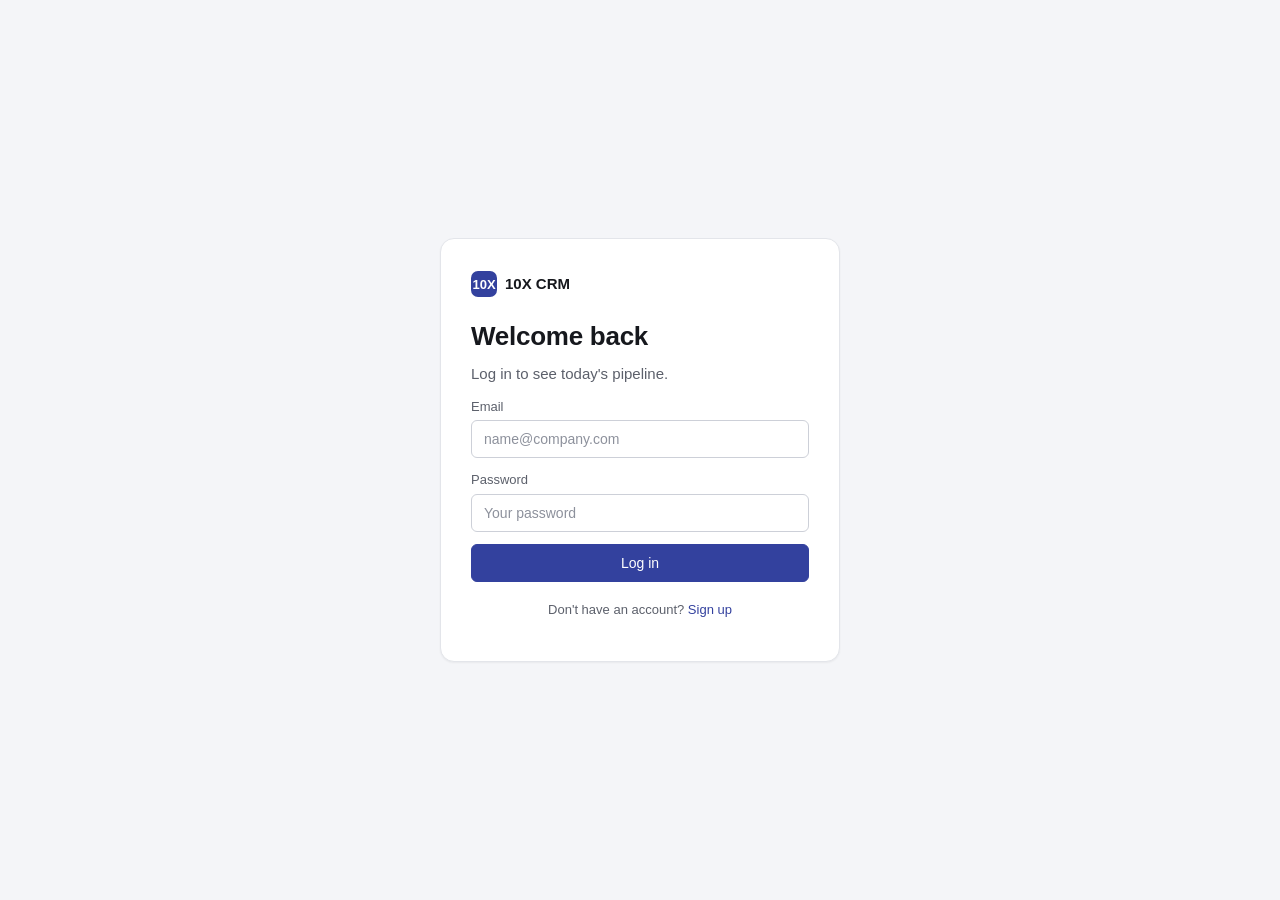
<file: index.html>
<!DOCTYPE html>
<html lang="en">
<head>
  <meta charset="UTF-8" />
  <meta name="viewport" content="width=device-width, initial-scale=1.0" />
  <title>Log in — 10X CRM</title>
  <!-- Runs before CSS/body render, so data-theme is set and an existing
       session is caught before the first frame — otherwise the page
       briefly paints the login form before data.js/guard.js get a
       chance to run and redirect an already-logged-in user away.
       Self-contained on purpose: data.js hasn't loaded yet here, so
       the "crm_theme"/"crm_session" keys are read directly instead of
       using data.js's STORAGE_KEYS/getSession(). -->
  <script>
    document.documentElement.setAttribute("data-theme", localStorage.getItem("crm_theme") || "light");
    if (localStorage.getItem("crm_session")) {
      window.location.href = "dashboard.html";
    }
  </script>
  <link rel="stylesheet" href="css/style.css" />
</head>
<body>
  <div class="auth-page">
    <div class="auth-card">
      <div class="logo-row">
        <div class="logo-mark">10X</div>
        <strong>10X CRM</strong>
      </div>
      <h1>Welcome back</h1>
      <p>Log in to see today's pipeline.</p>

      <form id="login-form" novalidate>
        <div class="field">
          <label for="login-email">Email</label>
          <input type="text" id="login-email" name="email" placeholder="name@company.com" />
          <div class="field-error" data-error-for="email"></div>
        </div>
        <div class="field">
          <label for="login-password">Password</label>
          <input type="password" id="login-password" name="password" placeholder="Your password" />
          <div class="field-error" data-error-for="password"></div>
        </div>
        <button type="submit" class="btn-primary btn-block">Log in</button>
      </form>

      <p class="auth-footer">Don't have an account? <a href="signup.html">Sign up</a></p>
    </div>
  </div>

  <script src="js/data.js"></script>
  <script src="js/guard.js"></script>
  <script src="js/auth.js"></script>
</body>
</html>
</file>
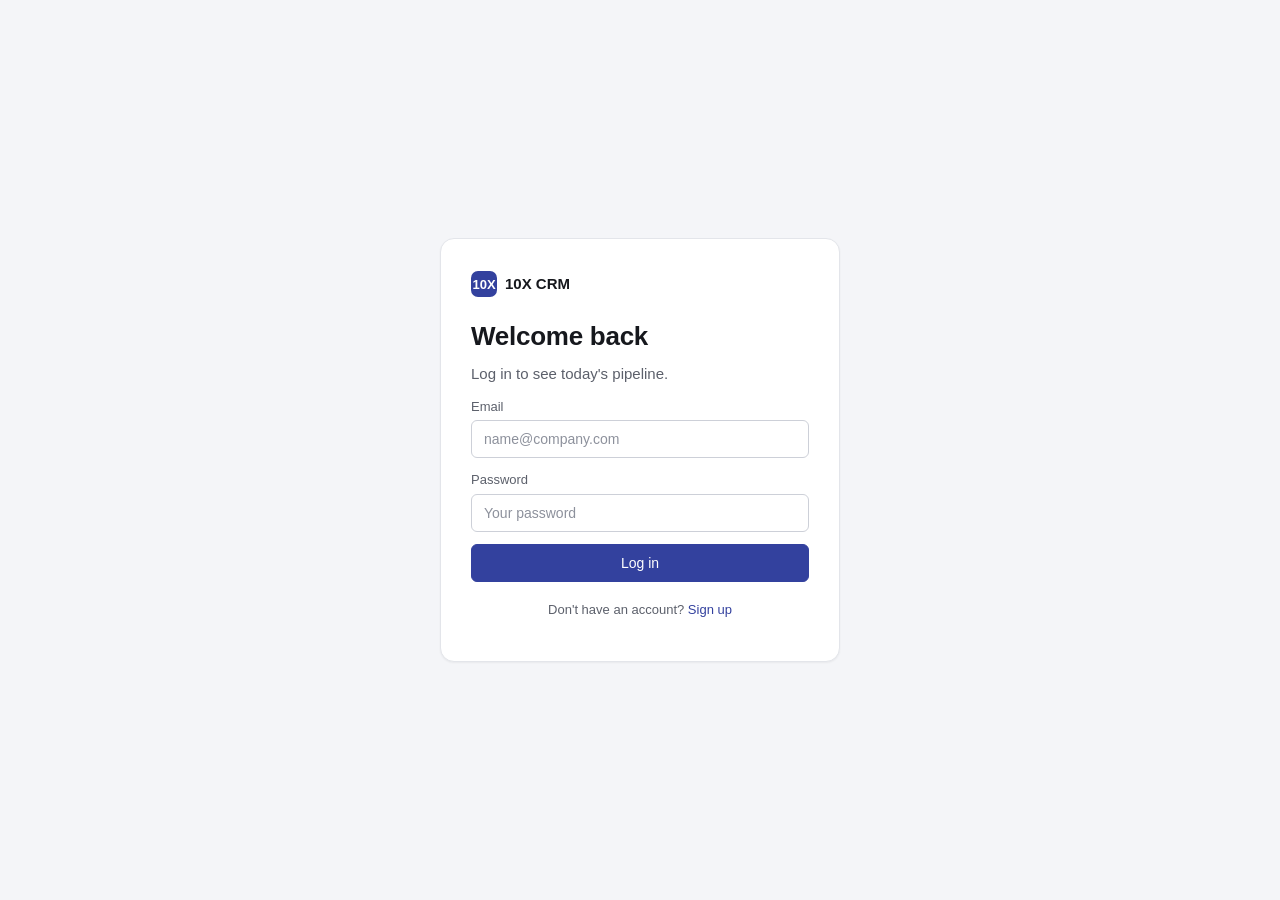
<file: clients.html>
<!DOCTYPE html>
<html lang="en">
<head>
  <meta charset="UTF-8" />
  <meta name="viewport" content="width=device-width, initial-scale=1.0" />
  <title>Clients — 10X CRM</title>
  <!-- Runs before CSS/body render, so data-theme is set and a missing
       session is caught before the first frame — otherwise the page
       briefly paints the default theme, and this protected page's
       content, before data.js/guard.js get a chance to run and redirect.
       Self-contained on purpose: data.js hasn't loaded yet here, so
       the "crm_theme"/"crm_session" keys are read directly instead of
       using data.js's STORAGE_KEYS/getSession(). -->
  <script>
    document.documentElement.setAttribute("data-theme", localStorage.getItem("crm_theme") || "light");
    if (!localStorage.getItem("crm_session")) {
      window.location.href = "index.html";
    }
  </script>
  <link rel="stylesheet" href="css/style.css" />
</head>
<body>
  <div class="app-shell">
    <nav class="sidebar">
      <a href="dashboard.html" class="logo">
        <div class="logo-mark">10X</div>
        10X CRM
      </a>
      <div class="sidebar-menu">
        <a href="dashboard.html" class="nav-link">Dashboard</a>
        <a href="clients.html" class="nav-link">Clients</a>
        <a href="profile.html" class="nav-link">Profile</a>
      </div>

      <div class="sidebar-bottom">
        <div class="nav-link theme-toggle">
          <span class="theme-toggle-label">Dark mode</span>
          <span class="theme-toggle-icon" aria-hidden="true"></span>
          <button id="theme-toggle" class="switch" aria-label="Toggle dark mode"></button>
        </div>
        <button id="logout-btn" class="nav-link logout-btn">
          Logout
        </button>
      </div>
    </nav>

    <main class="main">
      <div class="page-header">
        <h1>Clients</h1>
        <button id="add-client-btn" class="btn-primary">+ Add client</button>
      </div>

      <div class="toolbar">
        <input type="text" id="search-input" placeholder="Search by name or company" />
        <!-- real <button>s, not <span>s: focusable with Tab, Enter/Space work -->
        <div class="chip-group">
          <button type="button" class="chip active" data-status="All">All</button>
          <button type="button" class="chip" data-status="Lead">Lead</button>
          <button type="button" class="chip" data-status="Contacted">Contacted</button>
          <button type="button" class="chip" data-status="Won">Won</button>
          <button type="button" class="chip" data-status="Lost">Lost</button>
        </div>
        <select id="sort-select" class="sort-select">
          <option value="newest">Sort: newest first</option>
          <option value="name">Sort: name A-Z</option>
          <option value="value">Sort: deal value high-low</option>
        </select>
      </div>

      <div id="client-list" class="client-list"></div>
    </main>
  </div>

  <!-- Add client modal -->
  <div id="add-modal" class="modal-overlay hidden">
    <div class="modal">
      <div class="modal-header">
        <h3 id="add-modal-title">Add client</h3>
        <button id="add-modal-close" aria-label="Close">&times;</button>
      </div>
      <form id="add-client-form" novalidate>
        <div class="field">
          <label for="add-name">Name</label>
          <input type="text" id="add-name" name="clientName" placeholder="Jane Cooper" />
          <div class="field-error" data-error-for="clientName"></div>
        </div>
        <div class="field">
          <label for="add-email">Email</label>
          <input type="text" id="add-email" name="email" placeholder="name@company.com" />
          <div class="field-error" data-error-for="email"></div>
        </div>
        <div class="field">
          <label for="add-phone">Phone</label>
          <input type="text" id="add-phone" name="phone" placeholder="+995 555 12 34 56" />
          <div class="field-error" data-error-for="phone"></div>
        </div>
        <div class="field">
          <label for="add-company">Company</label>
          <input type="text" id="add-company" name="company" placeholder="Company name" />
          <div class="field-error" data-error-for="company"></div>
        </div>
        <div class="field">
          <label for="add-avatar-url">Avatar URL (optional)</label>
          <input type="text" id="add-avatar-url" name="avatarUrl" placeholder="https://example.com/photo.jpg" />
          <div class="field-error" data-error-for="avatarUrl"></div>
        </div>
        <div class="modal-row-2">
          <div class="field">
            <label for="add-value">Deal value</label>
            <!-- inputmode: phones open the numeric keyboard right away -->
            <input type="text" inputmode="numeric" id="add-value" name="dealValue" placeholder="5000" />
            <div class="field-error" data-error-for="dealValue"></div>
          </div>
          <div class="field">
            <label for="add-status">Status</label>
            <select id="add-status" name="status">
              <option value="Lead" selected>Lead</option>
              <option value="Contacted">Contacted</option>
              <option value="Won">Won</option>
              <option value="Lost">Lost</option>
            </select>
          </div>
        </div>
        <button type="submit" id="add-submit-btn" class="btn-primary btn-block">Add client</button>
      </form>
    </div>
  </div>

  <!-- Client detail modal -->
  <div id="detail-modal" class="modal-overlay hidden">
    <div class="modal">
      <div class="modal-header">
        <h3>Client details</h3>
        <button id="detail-modal-close" aria-label="Close">&times;</button>
      </div>

      <div class="detail-header">
        <div class="avatar" id="detail-avatar"></div>
        <div>
          <p id="detail-name"></p>
          <p class="detail-meta" id="detail-meta"></p>
        </div>
      </div>

      <div class="row-actions">
        <button id="detail-edit-btn" class="btn-sm">Edit</button>
        <button id="detail-delete-btn" class="btn-danger btn-sm">Delete</button>
      </div>

      <table class="kv-table">
        <tr><td class="text-muted">Email</td><td id="detail-email"></td></tr>
        <tr><td class="text-muted">Phone</td><td id="detail-phone"></td></tr>
        <tr><td class="text-muted">Company</td><td id="detail-company"></td></tr>
      </table>

      <h3>Notes</h3>
      <div id="notes-list" class="notes-list"></div>
      <div class="add-note-row">
        <input type="text" id="note-input" placeholder="Write a note…" />
        <button id="add-note-btn">Add note</button>
      </div>

      <button id="remind-btn" class="btn-block">Remind me in 1 min</button>
    </div>
  </div>

  <script src="js/data.js"></script>
  <script src="js/guard.js"></script>
  <script src="js/clients.js"></script>
</body>
</html>
</file>
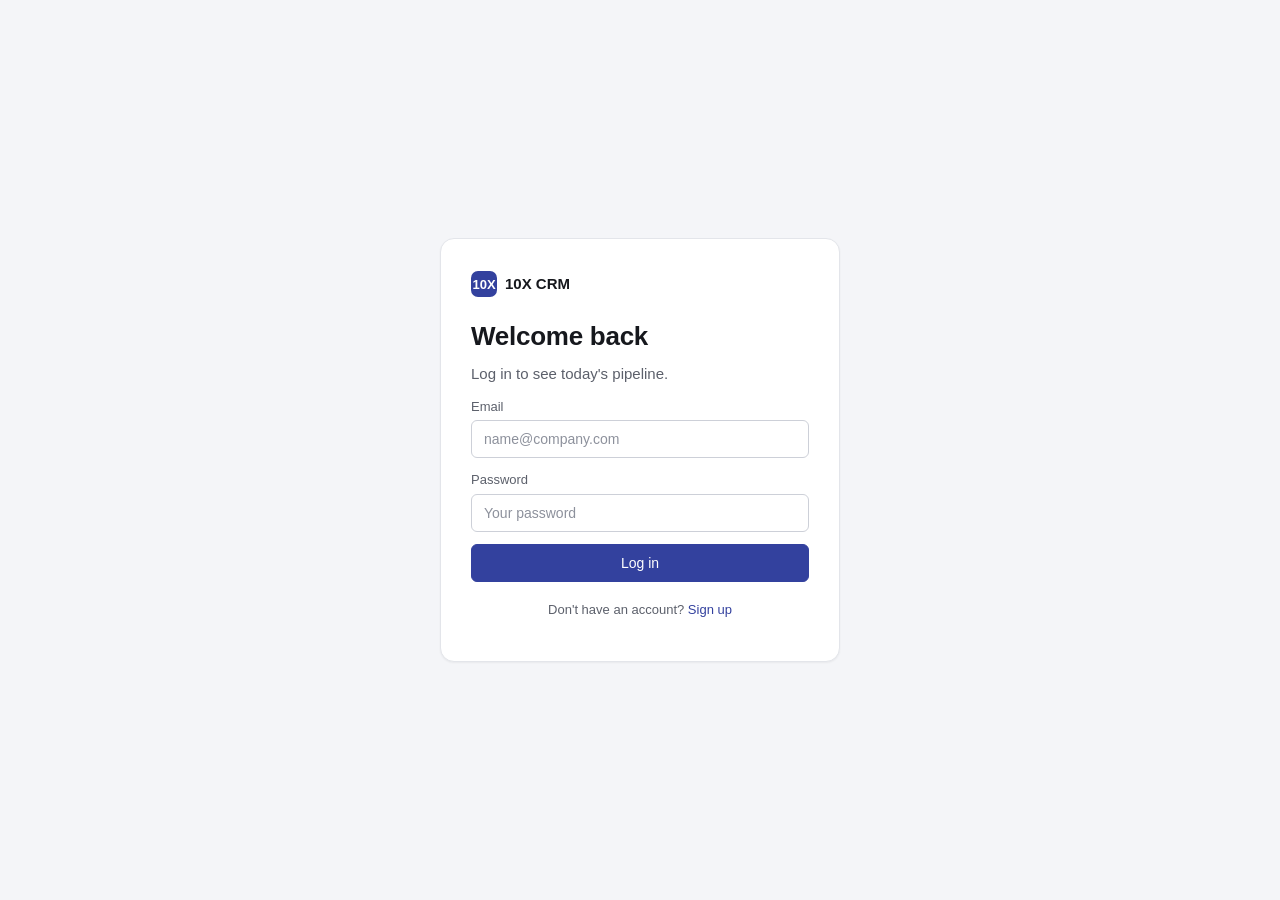
<file: dashboard.html>
<!DOCTYPE html>
<html lang="en">
<head>
  <meta charset="UTF-8" />
  <meta name="viewport" content="width=device-width, initial-scale=1.0" />
  <title>Dashboard — 10X CRM</title>
  <!-- Runs before CSS/body render, so data-theme is set and a missing
       session is caught before the first frame — otherwise the page
       briefly paints the default theme, and this protected page's
       content, before data.js/guard.js get a chance to run and redirect.
       Self-contained on purpose: data.js hasn't loaded yet here, so
       the "crm_theme"/"crm_session" keys are read directly instead of
       using data.js's STORAGE_KEYS/getSession(). -->
  <script>
    document.documentElement.setAttribute("data-theme", localStorage.getItem("crm_theme") || "light");
    if (!localStorage.getItem("crm_session")) {
      window.location.href = "index.html";
    }
  </script>
  <link rel="stylesheet" href="css/style.css" />
</head>
<body>
  <div class="app-shell">
    <nav class="sidebar">
      <a href="dashboard.html" class="logo">
        <div class="logo-mark">10X</div>
        10X CRM
      </a>
      <div class="sidebar-menu">
        <a href="dashboard.html" class="nav-link">Dashboard</a>
        <a href="clients.html" class="nav-link">Clients</a>
        <a href="profile.html" class="nav-link">Profile</a>
      </div>

      <div class="sidebar-bottom">
        <div class="nav-link theme-toggle">
          <span class="theme-toggle-label">Dark mode</span>
          <span class="theme-toggle-icon" aria-hidden="true"></span>
          <button id="theme-toggle" class="switch" aria-label="Toggle dark mode"></button>
        </div>
        <button id="logout-btn" class="nav-link logout-btn">
          Logout
        </button>
      </div>
    </nav>

    <main class="main">
      <div class="page-header">
        <div>
          <h1 id="greeting">Welcome back!</h1>
          <p id="clock" class="mt-0"></p>
        </div>
      </div>

      <div class="stat-grid">
        <div class="stat-card">
          <p class="stat-label">Total clients</p>
          <p class="stat-value" id="stat-total">—</p>
        </div>
        <div class="stat-card">
          <p class="stat-label">Active deals</p>
          <p class="stat-value" id="stat-active">—</p>
        </div>
        <div class="stat-card">
          <p class="stat-label">Won revenue</p>
          <p class="stat-value" id="stat-revenue">—</p>
        </div>
        <div class="stat-card">
          <p class="stat-label">New this week</p>
          <p class="stat-value" id="stat-new">—</p>
        </div>
      </div>

      <h3>Pipeline overview</h3>
      <div class="pipeline-grid">
        <div class="pipeline-card p-lead">
          <p class="p-label">Lead</p>
          <p class="p-value" id="pipe-lead">0</p>
        </div>
        <div class="pipeline-card p-contacted">
          <p class="p-label">Contacted</p>
          <p class="p-value" id="pipe-contacted">0</p>
        </div>
        <div class="pipeline-card p-won">
          <p class="p-label">Won</p>
          <p class="p-value" id="pipe-won">0</p>
        </div>
        <div class="pipeline-card p-lost">
          <p class="p-label">Lost</p>
          <p class="p-value" id="pipe-lost">0</p>
        </div>
      </div>

      <div class="page-header">
        <h3>Recent clients</h3>
        <a href="clients.html">View all clients &rarr;</a>
      </div>
      <div id="recent-list" class="recent-list"></div>
    </main>
  </div>

  <script src="js/data.js"></script>
  <script src="js/guard.js"></script>
  <script src="js/dashboard.js"></script>
</body>
</html>
</file>
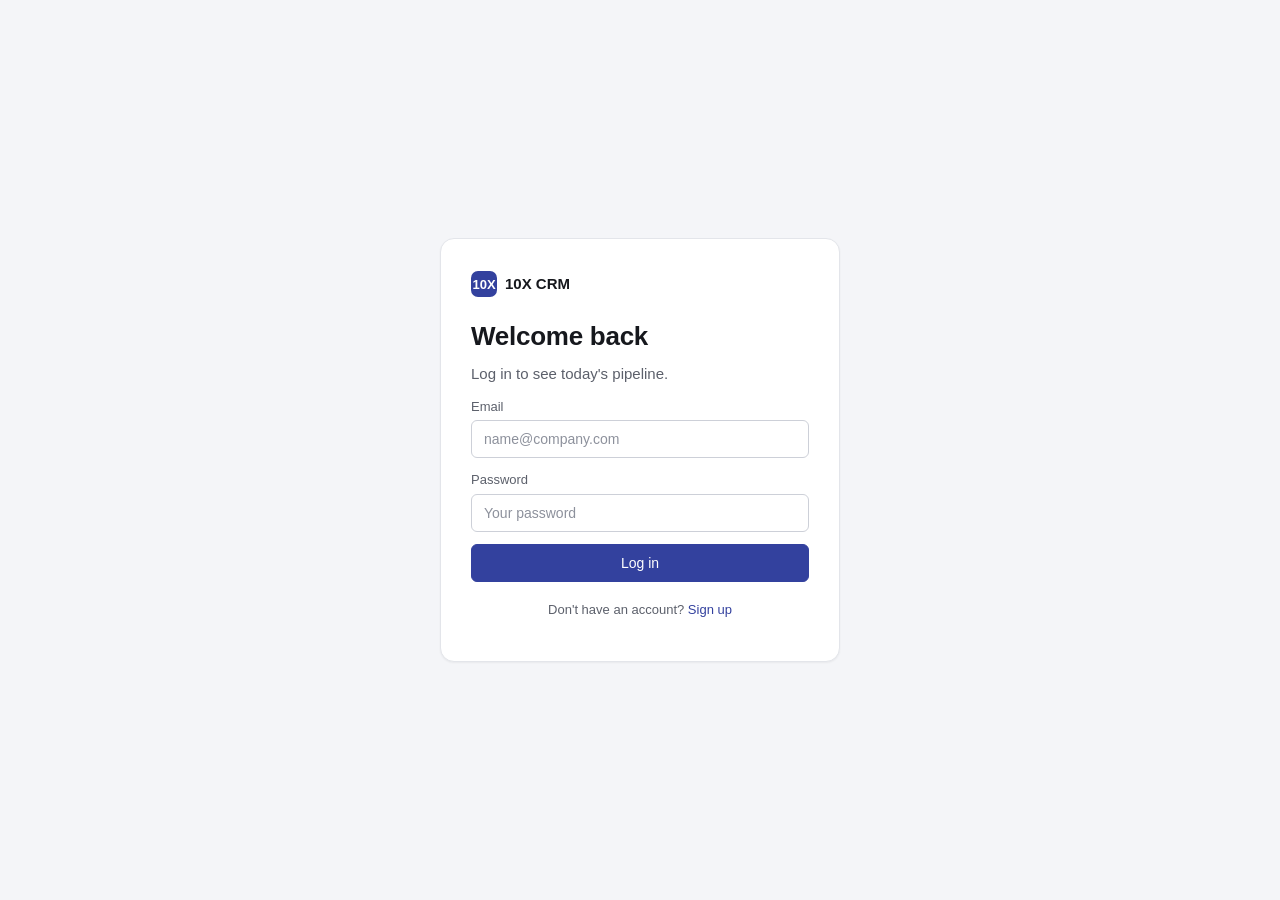
<file: profile.html>
<!DOCTYPE html>
<html lang="en">
<head>
  <meta charset="UTF-8" />
  <meta name="viewport" content="width=device-width, initial-scale=1.0" />
  <title>Profile — 10X CRM</title>
  <!-- Runs before CSS/body render, so data-theme is set and a missing
       session is caught before the first frame — otherwise the page
       briefly paints the default theme, and this protected page's
       content, before data.js/guard.js get a chance to run and redirect.
       Self-contained on purpose: data.js hasn't loaded yet here, so
       the "crm_theme"/"crm_session" keys are read directly instead of
       using data.js's STORAGE_KEYS/getSession(). -->
  <script>
    document.documentElement.setAttribute("data-theme", localStorage.getItem("crm_theme") || "light");
    if (!localStorage.getItem("crm_session")) {
      window.location.href = "index.html";
    }
  </script>
  <link rel="stylesheet" href="css/style.css" />
</head>
<body>
  <div class="app-shell">
    <nav class="sidebar">
      <a href="dashboard.html" class="logo">
        <div class="logo-mark">10X</div>
        10X CRM
      </a>
      <div class="sidebar-menu">
        <a href="dashboard.html" class="nav-link">Dashboard</a>
        <a href="clients.html" class="nav-link">Clients</a>
        <a href="profile.html" class="nav-link">Profile</a>
      </div>

      <div class="sidebar-bottom">
        <div class="nav-link theme-toggle">
          <span class="theme-toggle-label">Dark mode</span>
          <span class="theme-toggle-icon" aria-hidden="true"></span>
          <button id="theme-toggle" class="switch" aria-label="Toggle dark mode"></button>
        </div>
        <button id="logout-btn" class="nav-link logout-btn">
          Logout
        </button>
      </div>
    </nav>

    <main class="main main-narrow">
      <div class="page-header">
        <h1>Profile</h1>
      </div>

      <div class="card">
        <div class="detail-header">
          <div class="avatar avatar-lg" id="profile-avatar"></div>
          <div>
            <p id="profile-name"></p>
            <p class="detail-meta" id="profile-email"></p>
          </div>
        </div>
        <table class="kv-table">
          <tr><td class="text-muted">Company</td><td id="profile-company"></td></tr>
          <tr><td class="text-muted" id="profile-since" colspan="2"></td></tr>
        </table>
      </div>

      <div class="card-row">
        <div class="card">
          <h3>Edit profile</h3>
          <form id="edit-profile-form" novalidate>
            <div class="field">
              <label for="edit-fullname">Full name</label>
              <input type="text" id="edit-fullname" name="fullName" placeholder="Nino Beridze" />
              <div class="field-error" data-error-for="fullName"></div>
            </div>
            <div class="field">
              <label for="edit-company">Company</label>
              <input type="text" id="edit-company" name="company" placeholder="Company (optional)" />
              <div class="field-error" data-error-for="company"></div>
            </div>
            <div class="field">
              <label for="edit-avatar-url">Avatar URL (optional)</label>
              <input type="text" id="edit-avatar-url" name="avatarUrl" placeholder="https://example.com/photo.jpg" />
              <div class="field-error" data-error-for="avatarUrl"></div>
            </div>
            <button type="submit" class="btn-primary">Save changes</button>
          </form>
        </div>

        <div class="card">
          <h3>Change password</h3>
          <form id="change-password-form" novalidate>
            <div class="field">
              <label for="current-password">Current password</label>
              <input type="password" id="current-password" name="currentPassword" placeholder="Your current password" />
              <div class="field-error" data-error-for="currentPassword"></div>
            </div>
            <div class="field">
              <label for="new-password">New password</label>
              <input type="password" id="new-password" name="newPassword" placeholder="At least 8 characters" />
              <div class="field-error" data-error-for="newPassword"></div>
            </div>
            <div class="field">
              <label for="confirm-new-password">Confirm new password</label>
              <input type="password" id="confirm-new-password" name="confirmNewPassword" placeholder="Repeat new password" />
              <div class="field-error" data-error-for="confirmNewPassword"></div>
            </div>
            <button type="submit" class="btn-primary">Change password</button>
          </form>
        </div>
      </div>

      <div class="card">
        <h3>Data</h3>
        <p>Reset your client list back to a fresh sample from the API. Your account is not affected.</p>
        <button id="reset-data-btn" class="btn-danger">Reset CRM data</button>
      </div>
    </main>
  </div>

  <script src="js/data.js"></script>
  <script src="js/guard.js"></script>
  <script src="js/profile.js"></script>
</body>
</html>
</file>
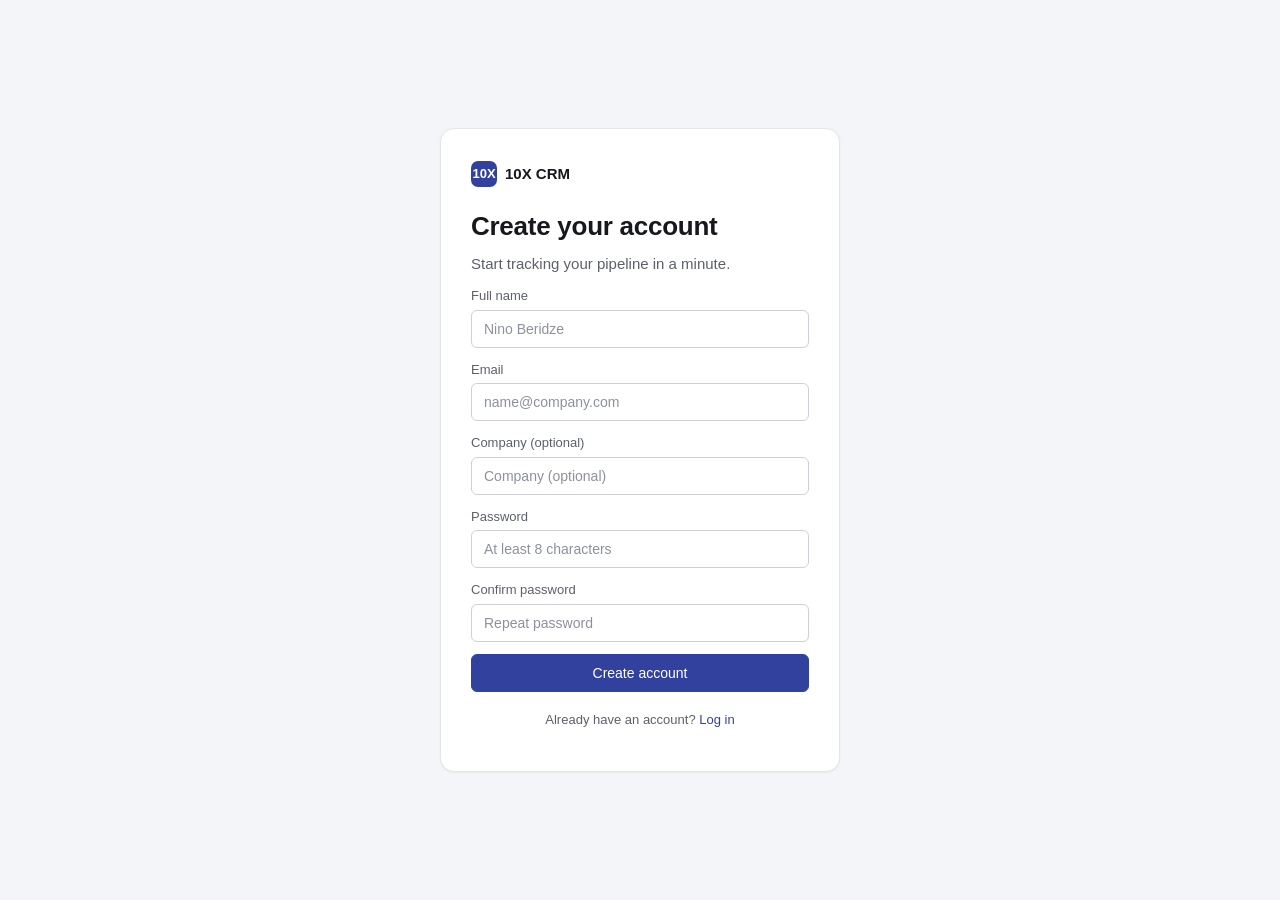
<file: signup.html>
<!DOCTYPE html>
<html lang="en">
<head>
  <meta charset="UTF-8" />
  <meta name="viewport" content="width=device-width, initial-scale=1.0" />
  <title>Sign up — 10X CRM</title>
  <!-- Runs before CSS/body render, so data-theme is set and an existing
       session is caught before the first frame — otherwise the page
       briefly paints the signup form before data.js/guard.js get a
       chance to run and redirect an already-logged-in user away.
       Self-contained on purpose: data.js hasn't loaded yet here, so
       the "crm_theme"/"crm_session" keys are read directly instead of
       using data.js's STORAGE_KEYS/getSession(). -->
  <script>
    document.documentElement.setAttribute("data-theme", localStorage.getItem("crm_theme") || "light");
    if (localStorage.getItem("crm_session")) {
      window.location.href = "dashboard.html";
    }
  </script>
  <link rel="stylesheet" href="css/style.css" />
</head>
<body>
  <div class="auth-page">
    <div class="auth-card">
      <div class="logo-row">
        <div class="logo-mark">10X</div>
        <strong>10X CRM</strong>
      </div>
      <h1>Create your account</h1>
      <p>Start tracking your pipeline in a minute.</p>

      <form id="signup-form" novalidate>
        <div class="field">
          <label for="signup-fullname">Full name</label>
          <input type="text" id="signup-fullname" name="fullName" placeholder="Nino Beridze" />
          <div class="field-error" data-error-for="fullName"></div>
        </div>
        <div class="field">
          <label for="signup-email">Email</label>
          <input type="text" id="signup-email" name="email" placeholder="name@company.com" />
          <div class="field-error" data-error-for="email"></div>
        </div>
        <div class="field">
          <label for="signup-company">Company (optional)</label>
          <input type="text" id="signup-company" name="company" placeholder="Company (optional)" />
          <div class="field-error" data-error-for="company"></div>
        </div>
        <div class="field">
          <label for="signup-password">Password</label>
          <input type="password" id="signup-password" name="password" placeholder="At least 8 characters" />
          <div class="field-error" data-error-for="password"></div>
        </div>
        <div class="field">
          <label for="signup-confirm">Confirm password</label>
          <input type="password" id="signup-confirm" name="confirmPassword" placeholder="Repeat password" />
          <div class="field-error" data-error-for="confirmPassword"></div>
        </div>
        <button type="submit" class="btn-primary btn-block">Create account</button>
      </form>

      <p class="auth-footer">Already have an account? <a href="index.html">Log in</a></p>
    </div>
  </div>

  <script src="js/data.js"></script>
  <script src="js/guard.js"></script>
  <script src="js/auth.js"></script>
</body>
</html>
</file>
<file: css/style.css>
/* ==========================================================================
   10X CRM — global stylesheet
   Design tokens + light/dark theme + shared UI components
   ========================================================================== */

:root {
  --bg: #f4f5f8;
  --surface: #ffffff;
  --surface-alt: #eef0f4;
  --border: #e3e5ea;
  --border-strong: #cdd0d8;
  --text-primary: #16181d;
  --text-secondary: #5c606b;
  --text-muted: #8d919c;

  --accent: #33419e;
  --accent-hover: #2a3684;
  --accent-contrast: #ffffff;
  --accent-bg: #e8eaf7;

  --danger: #b23a2e;
  --danger-bg: #fbeae8;
  --success: #1c7a4d;
  --success-bg: #e4f4ec;
  --warning: #9c6a12;
  --warning-bg: #fbf1de;
  --neutral-bg: #eef0f4;

  --radius-sm: 6px;
  --radius: 10px;
  --radius-lg: 14px;
  --shadow-card: 0 1px 2px rgba(20, 22, 27, 0.05);
  --shadow-pop: 0 8px 28px rgba(20, 22, 27, 0.18);

  --font: -apple-system, BlinkMacSystemFont, "Segoe UI", Roboto, Helvetica, Arial, sans-serif;
}

[data-theme="dark"] {
  --bg: #13151a;
  --surface: #1b1e25;
  --surface-alt: #21242c;
  --border: #2c2f38;
  --border-strong: #3c4049;
  --text-primary: #f0f1f4;
  --text-secondary: #a7abb6;
  --text-muted: #747883;

  --accent: #7c89e6;
  --accent-hover: #909bec;
  --accent-contrast: #10121a;
  --accent-bg: #262b52;

  --danger: #e58177;
  --danger-bg: #3a2320;
  --success: #5fcf98;
  --success-bg: #17301f;
  --warning: #e3b06c;
  --warning-bg: #3a2c14;
  --neutral-bg: #262a32;
}

* { box-sizing: border-box; }

html, body {
  margin: 0;
  padding: 0;
  background: var(--bg);
  color: var(--text-primary);
  font-family: var(--font);
  font-size: 15px;
  line-height: 1.5;
  -webkit-font-smoothing: antialiased;
}

h1, h2, h3, h4 { margin: 0 0 0.25em; font-weight: 600; letter-spacing: -0.01em; }
h1 { font-size: 26px; }
h2 { font-size: 20px; }
h3 { font-size: 16px; }
p { margin: 0 0 0.75em; color: var(--text-secondary); }
a { color: var(--accent); text-decoration: none; }
a:hover { text-decoration: underline; }

::placeholder { color: var(--text-muted); }

button, input, select, textarea { font-family: inherit; font-size: 14px; color: var(--text-primary); }

input, select, textarea {
  width: 100%;
  height: 38px;
  padding: 0 12px;
  background: var(--surface);
  border: 1px solid var(--border-strong);
  border-radius: var(--radius-sm);
  outline: none;
  transition: border-color 0.12s ease, box-shadow 0.12s ease;
}
textarea { height: auto; padding: 8px 12px; resize: vertical; min-height: 64px; }
input:focus, select:focus, textarea:focus {
  border-color: var(--accent);
  box-shadow: 0 0 0 3px var(--accent-bg);
}
input.input-error, textarea.input-error { border-color: var(--danger); }
input.input-error:focus { box-shadow: 0 0 0 3px var(--danger-bg); }

.field { margin-bottom: 12px; }
.field label {
  display: block;
  font-size: 13px;
  font-weight: 500;
  color: var(--text-secondary);
  margin-bottom: 4px;
}
.field-error { color: var(--danger); font-size: 12px; margin-top: 4px; }

button {
  cursor: pointer;
  height: 38px;
  padding: 0 16px;
  border-radius: var(--radius-sm);
  border: 1px solid var(--border-strong);
  background: var(--surface);
  color: var(--text-primary);
  font-weight: 500;
  transition: background 0.12s ease, transform 0.05s ease, border-color 0.12s ease;
}
button:hover { background: var(--surface-alt); }
button:active { transform: scale(0.98); }
button:disabled { opacity: 0.5; cursor: not-allowed; }

.btn-primary { background: var(--accent); border-color: var(--accent); color: var(--accent-contrast); }
.btn-primary:hover { background: var(--accent-hover); border-color: var(--accent-hover); }

.btn-danger { color: var(--danger); border-color: var(--danger); background: transparent; }
.btn-danger:hover { background: var(--danger-bg); }

.btn-block { width: 100%; }
.btn-sm { height: 30px; padding: 0 10px; font-size: 13px; }

/* ---------- layout shell (protected pages) ---------- */

/* flex (not grid) so mobile can switch row->column with one property,
   and so the sidebar and .main can each manage their own scrolling
   independently instead of the whole page scrolling.
   100dvh (not 100vh): on phones/tablets the address bar can show or
   hide, which changes how tall the *visible* viewport actually is —
   100vh ignores that and uses the tallest possible viewport, so the
   layout ends up taller than the screen and forces an unwanted
   scroll. 100dvh tracks the real, current viewport height. The plain
   100vh line stays first as a fallback for browsers that don't
   support dvh yet. */
.app-shell {
  display: flex;
  height: 100vh;
  height: 100dvh;
}

.sidebar {
  flex-shrink: 0;
  width: 220px;
  background: var(--surface);
  border-right: 1px solid var(--border);
  padding: 20px 14px;
  display: flex;
  flex-direction: column;
  gap: 2px;
  overflow-y: auto;
}

.sidebar .logo {
  display: flex; align-items: center; gap: 8px;
  font-weight: 700; font-size: 16px;
  padding: 6px 10px 20px;
  color: var(--text-primary);
  cursor: pointer;
  text-decoration: none;
}
.sidebar .logo:hover { text-decoration: none; }
.logo-mark {
  width: 26px; height: 26px; border-radius: 7px;
  background: var(--accent); color: var(--accent-contrast);
  display: flex; align-items: center; justify-content: center;
  font-size: 13px; font-weight: 700;
}

.nav-link {
  display: flex; align-items: center; gap: 10px;
  padding: 9px 10px; border-radius: var(--radius-sm);
  color: var(--text-secondary); font-size: 14px; font-weight: 500;
  text-decoration: none;
}
.nav-link:hover { background: var(--surface-alt); text-decoration: none; }
.nav-link.active { background: var(--accent-bg); color: var(--accent); }

/* Logout is a real <button>, not an <a> like the other nav-links, so
   without this it would keep the browser's default button border and
   background — this strips that so it blends in as a nav-link. Was
   previously an identical inline style repeated across 3 HTML files. */
.logout-btn { border: none; background: transparent; justify-content: flex-start; width: 100%; }

/* Groups Dashboard/Clients/Profile so the mobile breakpoint can turn
   this one wrapper into its own row, instead of every link having to
   individually know it's part of "row 2". Column + the same 2px gap
   .sidebar used to give these links directly, so desktop looks
   identical to before this wrapper existed. */
.sidebar-menu { display: flex; flex-direction: column; gap: 2px; }

.sidebar-bottom {
  margin-top: auto; display: flex; flex-direction: column; gap: 2px;
  padding-top: 10px; border-top: 1px solid var(--border);
}

.main {
  flex: 1 1 auto;
  min-width: 0;
  min-height: 0; /* flexbox quirk: without this a flex child with
    overflow:auto won't actually shrink to fit and scroll internally —
    it grows and pushes/scrolls the whole page instead, which is
    exactly the "content scrolls" bug this fixes */
  overflow-y: auto;
  padding: 28px 36px;
  max-width: 1100px;
}

.page-header {
  display: flex; align-items: center; justify-content: space-between;
  margin-bottom: 22px; gap: 16px; flex-wrap: wrap;
}
.page-header h3 { margin: 0; } /* section headers ("Recent clients") sit flush */

/* ---------- auth pages ---------- */

.auth-page {
  min-height: 100vh;
  min-height: 100dvh;
  display: flex; align-items: center; justify-content: center; padding: 24px;
}
.auth-card {
  width: 100%; max-width: 400px;
  background: var(--surface); border: 1px solid var(--border); border-radius: var(--radius-lg);
  padding: 32px 30px; box-shadow: var(--shadow-card);
}
.auth-card .logo-row { display: flex; align-items: center; gap: 8px; margin-bottom: 20px; }
.auth-footer { text-align: center; margin-top: 18px; font-size: 13px; color: var(--text-secondary); }

/* ---------- cards / stats ---------- */

.card { background: var(--surface); border: 1px solid var(--border); border-radius: var(--radius-lg); padding: 18px 20px; }
/* space between stacked cards (profile.html) without needing a class
   or inline style on every one, and without an unwanted gap after
   the last card — "+" only matches a .card directly preceded by
   another .card, so the first one in a stack is naturally skipped */
.card + .card { margin-top: 20px; }

/* Edit profile + Change password side by side instead of stacked, so
   they don't push "Data" further down the page than it needs to be.
   .card-row is a plain <div>, not a .card, so it falls outside the
   ".card + .card" rule above — spaced against its neighbors here
   instead, same 20px rhythm as the rest of the stack. Inside the row,
   the two .card children ARE adjacent .card siblings, so that same
   rule would otherwise also push the second one down; cancelled back
   to 0 so the grid's own `gap` is the only spacing between them. */
.card-row { display: grid; grid-template-columns: 1fr 1fr; gap: 20px; }
.card-row > .card + .card { margin-top: 0; }
.card + .card-row, .card-row + .card { margin-top: 20px; }

.stat-grid { display: grid; grid-template-columns: repeat(4, minmax(0, 1fr)); gap: 12px; margin-bottom: 22px; }
.stat-card { background: var(--surface); border: 1px solid var(--border); border-radius: var(--radius); padding: 16px 18px; }
.stat-label { font-size: 13px; color: var(--text-secondary); margin: 0 0 6px; }
.stat-value { font-size: 24px; font-weight: 600; }

.pipeline-grid { display: grid; grid-template-columns: repeat(4, minmax(0, 1fr)); gap: 10px; margin-bottom: 22px; }
.pipeline-card { background: var(--surface); border: 1px solid var(--border); border-radius: var(--radius); padding: 12px 14px; }
.pipeline-card .p-label { font-size: 12px; color: var(--text-secondary); margin: 0; }
.pipeline-card .p-value { font-size: 20px; font-weight: 600; margin: 4px 0 0; }
/* same colors as the matching client status badge (.badge-lead etc.
   in js/dashboard.js's STATUS_BADGE map) so a status reads the same
   whether it's on a client card or summed up here */
.pipeline-card.p-lead { background: var(--neutral-bg); }
.pipeline-card.p-lead .p-label, .pipeline-card.p-lead .p-value { color: var(--text-secondary); }
.pipeline-card.p-contacted { background: var(--accent-bg); }
.pipeline-card.p-contacted .p-label, .pipeline-card.p-contacted .p-value { color: var(--accent); }
.pipeline-card.p-won { background: var(--success-bg); }
.pipeline-card.p-won .p-label, .pipeline-card.p-won .p-value { color: var(--success); }
.pipeline-card.p-lost { background: var(--danger-bg); }
.pipeline-card.p-lost .p-label, .pipeline-card.p-lost .p-value { color: var(--danger); }

/* ---------- badges ---------- */

.badge {
  display: inline-block; font-size: 12px; font-weight: 500;
  padding: 3px 10px; border-radius: 20px;
  border: 1px solid var(--border); color: var(--text-secondary); background: var(--surface-alt);
  white-space: nowrap;
}
.badge-lead { background: var(--neutral-bg); color: var(--text-secondary); border-color: var(--border); }
.badge-contacted { background: var(--accent-bg); color: var(--accent); border-color: transparent; }
.badge-won { background: var(--success-bg); color: var(--success); border-color: transparent; }
.badge-lost { background: var(--danger-bg); color: var(--danger); border-color: transparent; }

/* ---------- recent clients list (dashboard) ---------- */

.recent-list { background: var(--surface); border: 1px solid var(--border); border-radius: var(--radius); overflow: hidden; }
.recent-row { display: flex; align-items: center; gap: 12px; padding: 10px 14px; border-bottom: 1px solid var(--border); }
.recent-row:last-child { border-bottom: none; }
.recent-row .name { font-size: 15px; font-weight: 500; margin: 0; }
.recent-row .company { font-size: 12px; color: var(--text-muted); margin: 1px 0 0; }
.recent-row .date { font-size: 12px; color: var(--text-muted); margin-left: auto; }

.avatar {
  width: 32px; height: 32px; border-radius: 50%;
  background: var(--accent-bg); color: var(--accent);
  display: flex; align-items: center; justify-content: center;
  font-size: 12px; font-weight: 600; flex-shrink: 0; overflow: hidden;
}
.avatar img { width: 100%; height: 100%; object-fit: cover; }

/* ---------- clients toolbar & list ---------- */

.toolbar { display: flex; align-items: center; gap: 8px; flex-wrap: wrap; margin-bottom: 16px; }
.toolbar input[type="text"] { width: 240px; }
.chip-group { display: flex; gap: 6px; flex-wrap: wrap; }
/* Chips are real <button>s (keyboard-focusable, Enter/Space work), so
   height/font-weight undo the base button styles that don't fit a chip. */
.chip {
  font-size: 12px; padding: 7px 14px; border-radius: 20px;
  border: 1px solid var(--border-strong); background: var(--surface); color: var(--text-secondary);
  cursor: pointer; height: auto; font-weight: 400;
}
.chip:hover { background: var(--surface-alt); }
.chip.active { background: var(--text-primary); color: var(--bg); border-color: var(--text-primary); }
.toolbar select.sort-select { width: 190px; margin-left: auto; }

.client-list { display: flex; flex-direction: column; gap: 8px; }
.client-card {
  display: flex; align-items: center; gap: 14px;
  border: 1px solid var(--border); border-radius: var(--radius);
  padding: 12px 14px; background: var(--surface); cursor: pointer;
}
.client-card:hover { border-color: var(--border-strong); }
.client-card .info { flex: 1; min-width: 0; }
.client-card .cname { font-size: 18px; font-weight: 600; letter-spacing: -0.01em; margin: 0; }
/* #detail-name/#profile-name had no explicit font-size before (just
   inherited the body's 15px) — set explicitly here so "+2px" has a
   real base to add to, and so it can be targeted below. */
#detail-name, #profile-name { font-size: 17px; font-weight: 500; margin: 0; }
/* client/user names in pure white, but only in dark mode — in light
   mode the cards are white too, so literal white text would be
   invisible; the theme-aware --text-primary (used everywhere else)
   already does the right thing in light mode on its own. */
[data-theme="dark"] .client-card .cname,
[data-theme="dark"] .recent-row .name,
[data-theme="dark"] #detail-name,
[data-theme="dark"] #profile-name {
  color: #fff;
}
/* ...and pure black in light mode — no readability risk here (dark
   text on light cards is the normal case), so no need to gate it
   the way the white rule above is gated. */
[data-theme="light"] .client-card .cname,
[data-theme="light"] .recent-row .name,
[data-theme="light"] #detail-name,
[data-theme="light"] #profile-name {
  color: #000;
}
.client-card .cmeta { font-size: 12px; color: var(--text-secondary); margin: 2px 0 0; overflow: hidden; text-overflow: ellipsis; white-space: nowrap; }
.client-card .cvalue { font-size: 12px; font-weight: 600; color: var(--success); margin: 2px 0 0; }
.client-card select.status-select { width: 130px; height: 32px; font-size: 12px; font-weight: 500; }
.status-select-lead { background: var(--neutral-bg); color: var(--text-secondary); border-color: var(--border); }
.status-select-contacted { background: var(--accent-bg); color: var(--accent); border-color: transparent; }
.status-select-won { background: var(--success-bg); color: var(--success); border-color: transparent; }
.status-select-lost { background: var(--danger-bg); color: var(--danger); border-color: transparent; }
.client-card .row-actions { display: flex; align-items: center; gap: 8px; }

.empty-state, .loading-state, .error-state {
  text-align: center; padding: 40px 20px; color: var(--text-secondary);
  border: 1px dashed var(--border-strong); border-radius: var(--radius);
}
.error-state { color: var(--danger); }
.error-state p { margin: 0; }
.error-state button { margin-top: 12px; }

/* ---------- modal ---------- */

.modal-overlay {
  position: fixed; inset: 0; background: rgba(10, 11, 14, 0.5);
  display: flex; align-items: center; justify-content: center;
  padding: 20px; z-index: 100;
}
.modal-overlay.hidden { display: none; }
.modal {
  background: var(--surface); border-radius: var(--radius-lg); border: 1px solid var(--border);
  padding: 22px 24px; width: 100%; max-width: 420px; max-height: 90vh; overflow-y: auto;
  box-shadow: var(--shadow-pop);
}
.modal-header { display: flex; align-items: center; justify-content: space-between; margin-bottom: 14px; }
.modal-header button { border: none; background: transparent; height: 28px; width: 28px; padding: 0; font-size: 18px; color: var(--text-secondary); }
.modal-row-2 { display: grid; grid-template-columns: 1fr 1fr; gap: 10px; }

.detail-header { display: flex; align-items: center; gap: 12px; margin-bottom: 14px; }
.detail-header .avatar { width: 44px; height: 44px; font-size: 15px; }
.detail-header .avatar-lg { width: 48px; height: 48px; font-size: 16px; } /* profile page */
.detail-meta { font-size: 13px; color: var(--text-secondary); }
/* "label left, value right" table used by the detail modal and the
   profile card. td + td = only a second cell in a row goes right, so a
   single full-width cell (e.g. "Member since …") stays left-aligned. */
.kv-table { width: 100%; font-size: 13px; }
.kv-table td { padding: 4px 0; }
.kv-table td + td { text-align: right; }
.modal .kv-table, .modal .row-actions { margin-bottom: 14px; }
.notes-list { max-height: 160px; overflow-y: auto; border: 1px solid var(--border); border-radius: var(--radius-sm); padding: 8px 10px; margin-bottom: 10px; background: var(--surface-alt); }
.note-item { font-size: 13px; padding: 6px 0; border-bottom: 1px solid var(--border); }
.note-item:last-child { border-bottom: none; }
.note-item .note-date { font-size: 11px; color: var(--text-muted); display: block; margin-top: 2px; }
.note-empty { font-size: 13px; color: var(--text-muted); padding: 6px 0; }
.add-note-row { display: flex; gap: 8px; margin-bottom: 14px; }
.add-note-row input { flex: 1; }

/* ---------- toast ---------- */

.toast-container { position: fixed; bottom: 20px; right: 20px; display: flex; flex-direction: column; gap: 8px; z-index: 200; }
.toast {
  display: flex; align-items: center; gap: 10px;
  min-width: 240px; max-width: 340px; padding: 12px 14px;
  border-radius: var(--radius-sm); font-size: 13px; font-weight: 500;
  box-shadow: var(--shadow-pop); border: 1px solid transparent;
}
.toast-success { background: var(--success-bg); color: var(--success); border-color: var(--success); }
.toast-error { background: var(--danger-bg); color: var(--danger); border-color: var(--danger); }
.toast button {
  margin-left: auto; border: none; background: transparent;
  height: 20px; width: 20px; padding: 0; color: inherit; opacity: 0.7;
}
.toast button:hover { opacity: 1; background: transparent; }

/* ---------- theme toggle ---------- */

.theme-toggle { display: flex; align-items: center; justify-content: space-between; }
.switch {
  position: relative; width: 38px; height: 22px; border-radius: 20px;
  background: var(--border-strong); cursor: pointer; flex-shrink: 0; border: none; padding: 0;
}
.switch::after {
  content: ""; position: absolute; top: 2px; left: 2px;
  width: 18px; height: 18px; border-radius: 50%; background: var(--surface);
  transition: transform 0.15s ease;
}
[data-theme="dark"] .switch { background: var(--accent); }
[data-theme="dark"] .switch::after { transform: translateX(16px); }

/* Icon standing in for the "Dark mode" text label on mobile, where
   there's no room for the label (see .theme-toggle-label below) —
   without it the bare switch gives no clue what it does. */
.theme-toggle-icon { display: none; font-size: 15px; line-height: 1; }
.theme-toggle-icon::before { content: "☀️"; }
[data-theme="dark"] .theme-toggle-icon::before { content: "🌙"; }

/* ---------- custom scrollbar ----------
   Applied to every scrollable area (.main, .sidebar, modals, notes
   list) so it's a thin, rounded bar that matches the theme instead
   of the browser's default chunky one. scrollbar-width/-color is the
   standard property (Firefox, and Chrome/Edge on newer versions); the
   ::-webkit-scrollbar rules are the older but still necessary way to
   reach the same result on WebKit/Blink browsers that don't support
   it yet — both are included so every browser gets a styled bar. */
.main, .sidebar, .modal, .notes-list {
  scrollbar-width: thin;
  scrollbar-color: var(--accent) transparent;
}
.main::-webkit-scrollbar, .sidebar::-webkit-scrollbar,
.modal::-webkit-scrollbar, .notes-list::-webkit-scrollbar {
  width: 8px;
}
.main::-webkit-scrollbar-track, .sidebar::-webkit-scrollbar-track,
.modal::-webkit-scrollbar-track, .notes-list::-webkit-scrollbar-track {
  background: transparent;
}
/* Same color as the logo mark (--accent) — the previous
   --border-strong thumb was too close to --bg's contrast to actually
   see or grab with the mouse, so click-drag scrolling only "worked"
   in the sense that the wheel still scrolled the (invisible) area. */
.main::-webkit-scrollbar-thumb, .sidebar::-webkit-scrollbar-thumb,
.modal::-webkit-scrollbar-thumb, .notes-list::-webkit-scrollbar-thumb {
  background: var(--accent);
  border-radius: 20px;
}
.main::-webkit-scrollbar-thumb:hover, .sidebar::-webkit-scrollbar-thumb:hover,
.modal::-webkit-scrollbar-thumb:hover, .notes-list::-webkit-scrollbar-thumb:hover {
  background: var(--accent-hover);
}

/* ---------- utility ---------- */

.text-muted { color: var(--text-muted); }
.mt-0 { margin-top: 0; }
.hidden { display: none !important; }
/* narrow single-column page (profile) */
.main-narrow { max-width: 600px; }

/* ==========================================================================
   Responsive breakpoints
   Desktop is the default above (no media query needed) — full sidebar,
   4-column stat/pipeline grids. Tablet and mobile below only override
   what actually needs to change at that size, cascading on top of
   desktop and (for mobile) on top of tablet.
   ========================================================================== */

/* ---------- tablet (≤1024px, e.g. iPad portrait/landscape) ----------
   The sidebar stays a vertical column (same as desktop: logo at the
   top, theme+logout pinned to the bottom via .sidebar-bottom's
   margin-top:auto) — only the width and a couple of grids shrink.
   The 100dvh fix on .app-shell above already applies here too, so
   there's nothing height-related left to fix per breakpoint. */
@media (max-width: 1024px) {
  .sidebar { width: 180px; }
  .main { padding: 22px; }
  .stat-grid, .pipeline-grid { grid-template-columns: repeat(2, minmax(0, 1fr)); }
  .client-card select.status-select { width: 110px; }
}

/* ---------- mobile (≤640px, e.g. phones in portrait) ----------
   .app-shell switches from a row (sidebar beside content) to a
   column (header above content). The sidebar becomes a two-row
   header instead of a side column, sized to fit its own content
   (flex-shrink: 0) rather than stretching — it never scrolls because
   it isn't the flexible item; .main is (flex: 1 1 auto + its own
   overflow-y: auto from the base rule), so only the content below
   the header scrolls, same mechanism as desktop/tablet. */
@media (max-width: 640px) {
  .app-shell { flex-direction: column; }

  .sidebar {
    flex-shrink: 0;
    width: 100%;
    flex-direction: row;
    flex-wrap: wrap;
    align-items: center;
    overflow-y: visible;
    padding: 8px 12px;
    gap: 10px;
  }

  /* Row 1 = logo, then (pushed to the far right by margin-left:auto)
     theme toggle + logout. Row 2 = the nav menu, in its own
     .sidebar-menu wrapper (see HTML). Giving that wrapper
     flex-basis:100% forces it onto its own fresh line, since 100% of
     the row's width can never fit next to anything else — no
     pseudo-elements or ordering tricks needed, just one real
     container with one property. */
  .sidebar .logo { order: 1; padding: 4px 6px; }
  .sidebar-bottom {
    order: 2; margin-left: auto; flex-shrink: 0;
    margin-top: 0; flex-direction: row; border-top: none; padding-top: 0;
  }
  .theme-toggle-label { display: none; } /* no room for the "Dark mode" label */
  .theme-toggle-icon { display: inline-block; } /* icon takes its place instead */

  .sidebar-menu {
    order: 3;
    flex-basis: 100%;
    flex-direction: row; /* base rule has it as column, for desktop */
    gap: 4px;
  }
  .sidebar-menu .nav-link { flex: 1 1 0; justify-content: center; }

  .main { padding: 16px; }

  .auth-card { padding: 24px 20px; }

  /* search / filter chips / sort stack instead of squeezing onto one row */
  .toolbar { flex-direction: column; align-items: stretch; }
  .toolbar input[type="text"] { width: 100%; }
  .toolbar select.sort-select { width: 100%; margin-left: 0; }

  /* a client-card's status-select + Edit + Delete no longer fit next to
     the name/company text on a narrow screen, so they wrap onto their
     own full-width row below it (flex-basis: 100% forces the wrap) */
  .client-card { flex-wrap: wrap; }
  .client-card .row-actions { flex-basis: 100%; flex-wrap: wrap; margin-top: 10px; }

  .modal { padding: 18px; }
  .modal-overlay { padding: 12px; }
  .modal-row-2 { grid-template-columns: 1fr; }
  /* the grid's own `gap: 20px` already spaces stacked items vertically
     once there's a single column, so no extra rule is needed here */
  .card-row { grid-template-columns: 1fr; }

  /* least important column — drop it rather than truncate the name */
  .recent-row .date { display: none; }

  .toast-container { left: 12px; right: 12px; bottom: 12px; }
  .toast { min-width: 0; max-width: none; width: 100%; }
}
</file>
